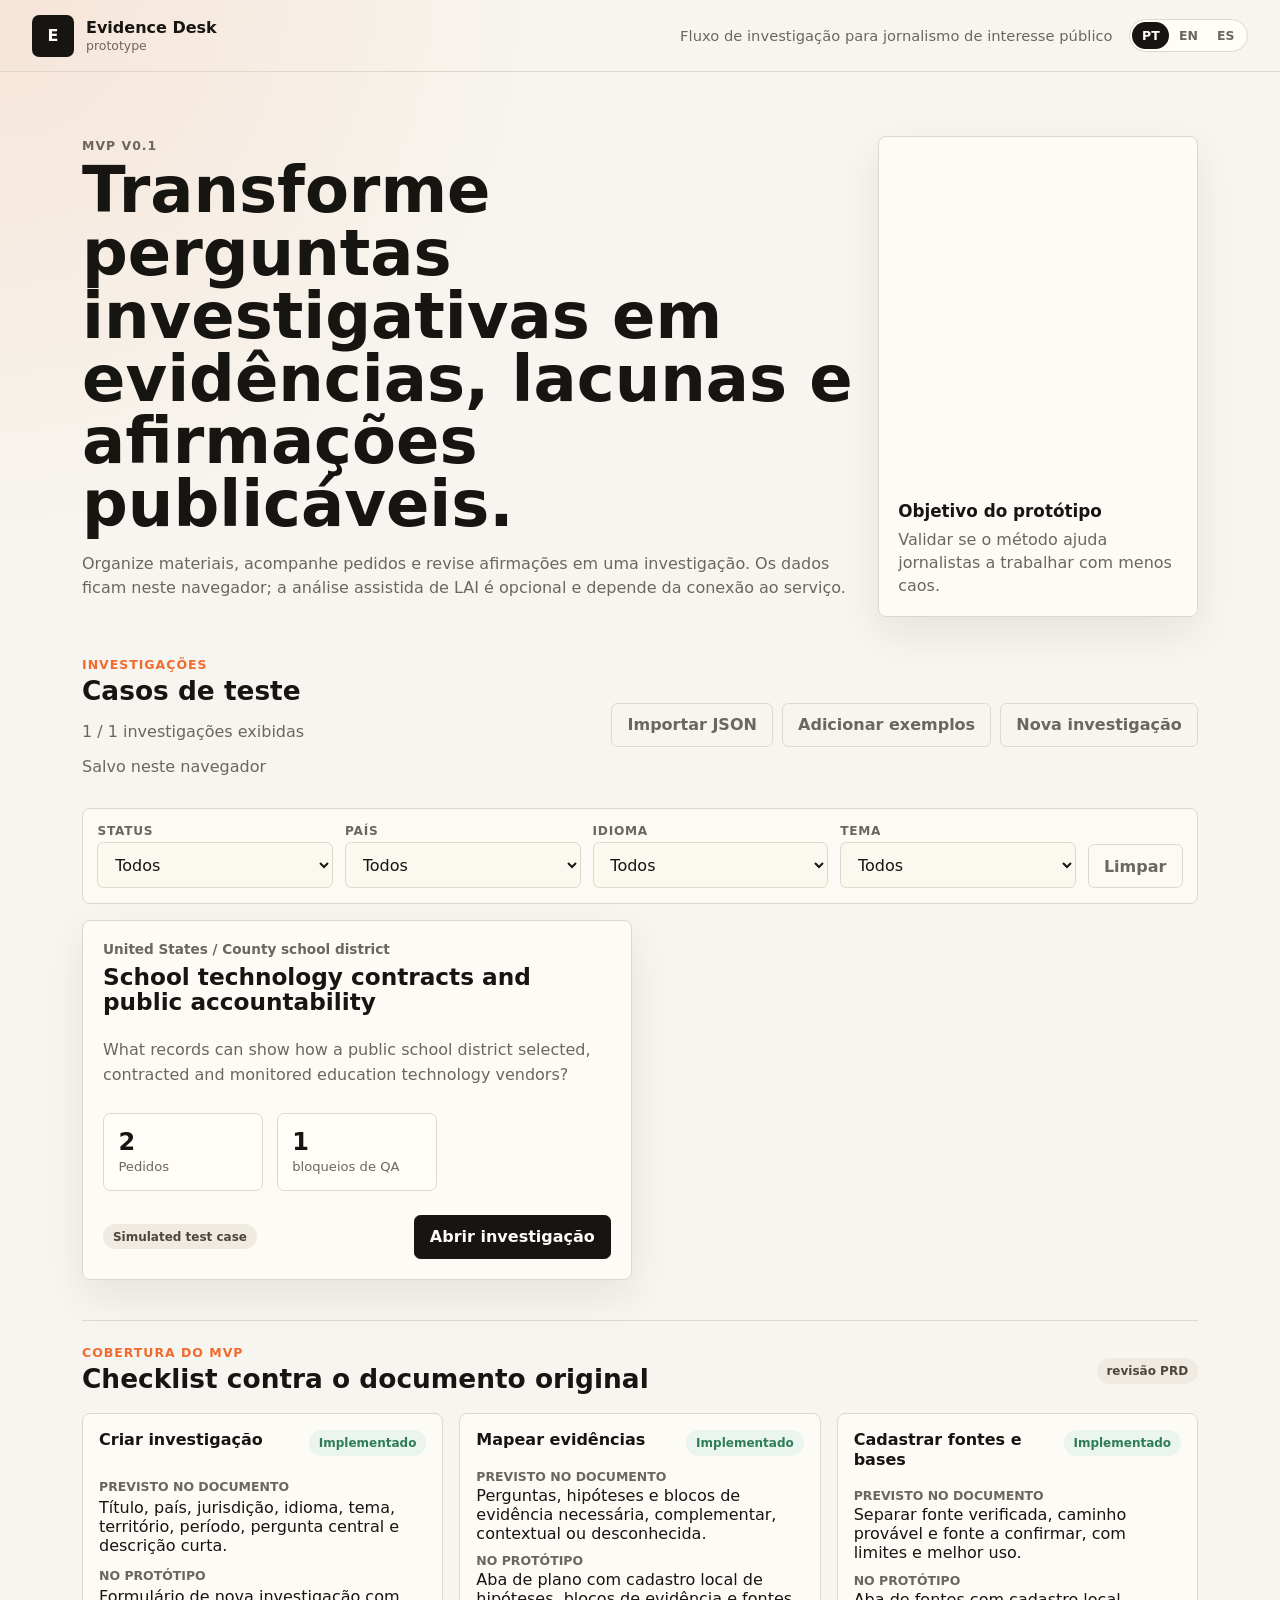
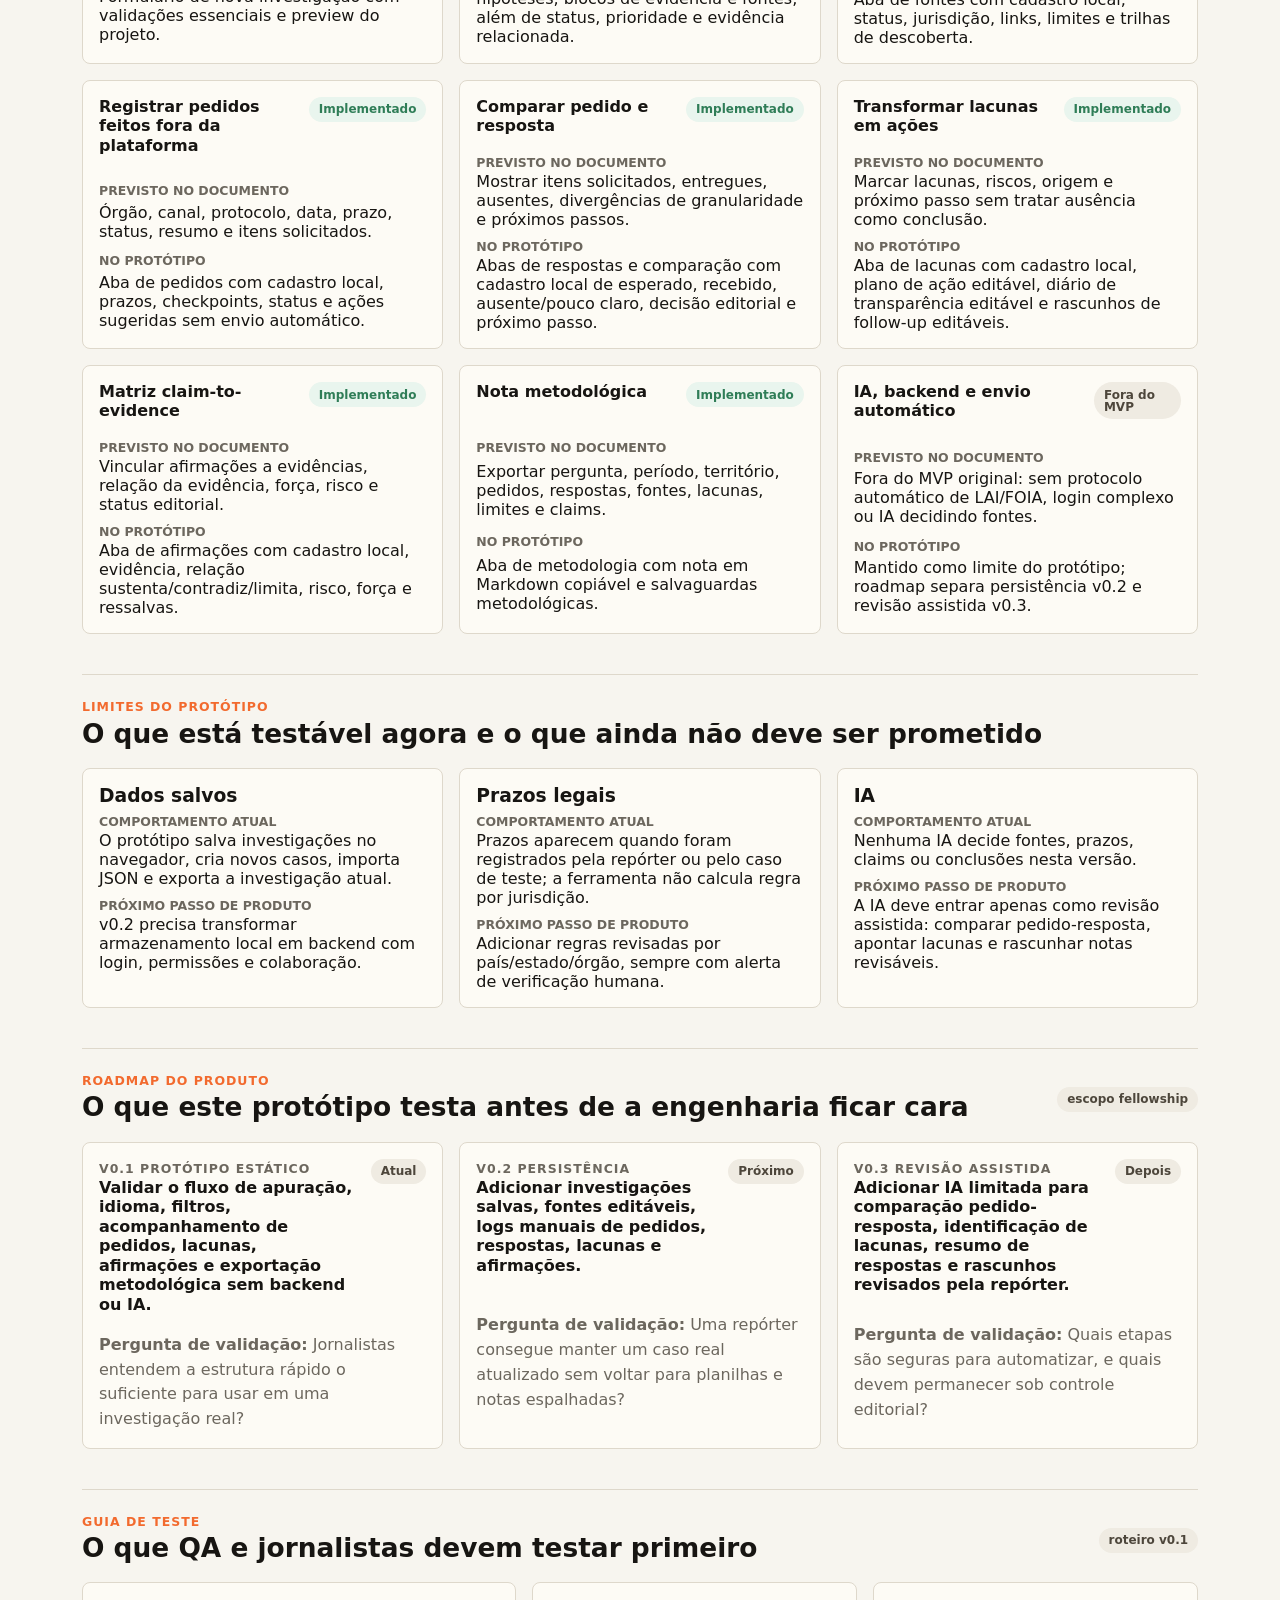
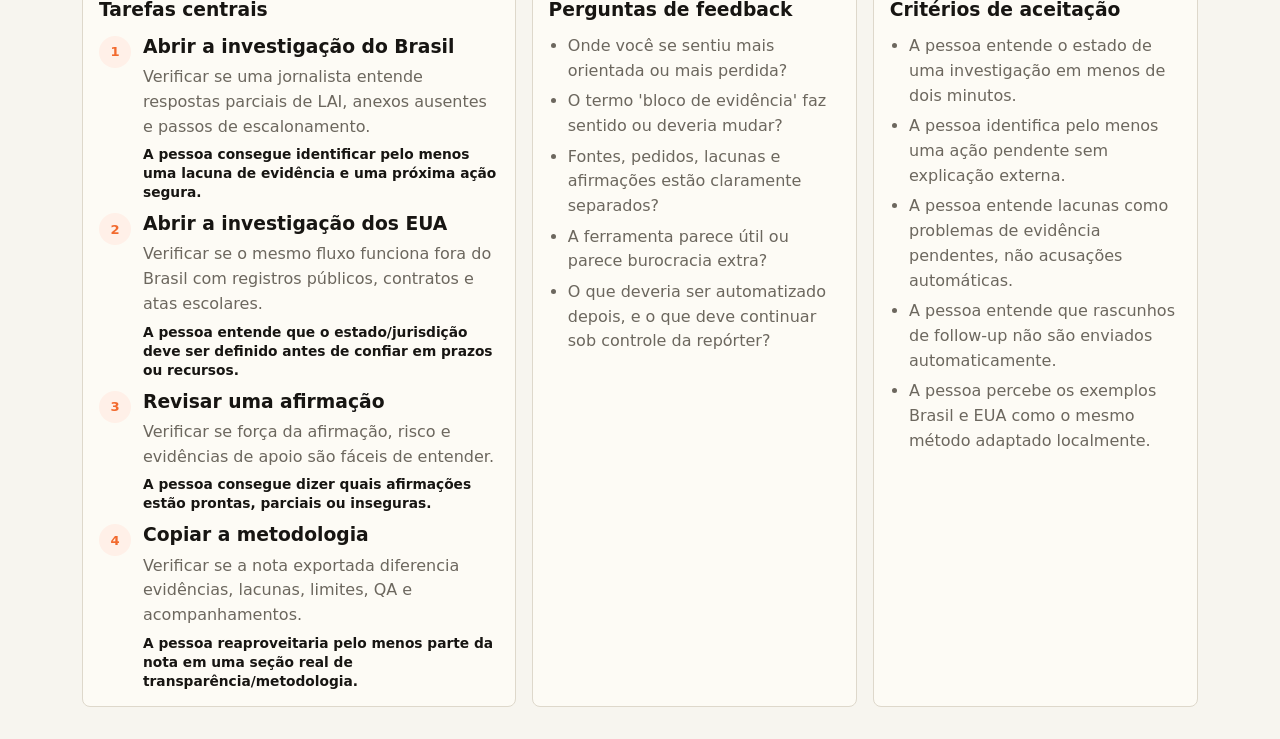
<file: index.html>
<!doctype html>
<html lang="pt-BR">
  <head>
    <meta charset="UTF-8" />
    <meta name="viewport" content="width=device-width, initial-scale=1.0" />
    <title>Evidence Desk Prototype</title>
    <link rel="stylesheet" href="./styles.css?v=20261017-lai-viewer1" />
  </head>
  <body>
    <div id="app"></div>
    <script type="module" src="./app.js?v=20261017-lai-viewer1"></script>
  </body>
</html>
</file>
<file: styles.css>
:root {
  --bg: #f7f5ef;
  --paper: #fffdf7;
  --ink: #171512;
  --muted: #6c675e;
  --line: #ded8cb;
  --orange: #f26a2e;
  --orange-soft: #fff0e8;
  --green: #2f7d57;
  --green-soft: #e9f5ee;
  --yellow: #9a6500;
  --yellow-soft: #fff4d8;
  --red: #aa3434;
  --red-soft: #ffe8e8;
  --shadow: 0 16px 40px rgba(23, 21, 18, 0.08);
  color: var(--ink);
  font-family:
    Inter, ui-sans-serif, system-ui, -apple-system, BlinkMacSystemFont, "Segoe UI", sans-serif;
}

* {
  box-sizing: border-box;
}

body {
  margin: 0;
  background:
    radial-gradient(circle at top left, rgba(242, 106, 46, 0.12), transparent 34rem),
    var(--bg);
}

button {
  font: inherit;
}

.topbar {
  align-items: center;
  border-bottom: 1px solid var(--line);
  display: flex;
  gap: 1rem;
  justify-content: space-between;
  min-height: 72px;
  padding: 0 2rem;
}

.brand {
  align-items: center;
  background: transparent;
  border: 0;
  color: var(--ink);
  cursor: pointer;
  display: flex;
  gap: 0.75rem;
  padding: 0;
  text-align: left;
}

.brand small {
  color: var(--muted);
  display: block;
  font-size: 0.78rem;
  margin-top: 0.1rem;
}

.brand-mark {
  align-items: center;
  background: var(--ink);
  border-radius: 0.45rem;
  color: var(--paper);
  display: grid;
  font-weight: 800;
  height: 42px;
  place-items: center;
  width: 42px;
}

.topbar-note {
  color: var(--muted);
  font-size: 0.92rem;
}

.topbar-actions {
  align-items: center;
  display: flex;
  gap: 1rem;
}

.locale-toggle {
  background: var(--paper);
  border: 1px solid var(--line);
  border-radius: 999px;
  display: inline-flex;
  padding: 0.18rem;
}

.locale-button {
  background: transparent;
  border: 0;
  border-radius: 999px;
  color: var(--muted);
  cursor: pointer;
  font-size: 0.78rem;
  font-weight: 850;
  padding: 0.35rem 0.6rem;
}

.locale-button.active {
  background: var(--ink);
  color: var(--paper);
}

.page {
  margin: 0 auto;
  max-width: 1180px;
  padding: 2rem;
}

.hero {
  align-items: stretch;
  display: grid;
  gap: 1.5rem;
  grid-template-columns: minmax(0, 1fr) 320px;
  margin: 2rem 0 2.5rem;
}

.hero h1 {
  font-size: clamp(2.4rem, 5vw, 5rem);
  letter-spacing: 0;
  line-height: 0.98;
  margin: 0.25rem 0 1rem;
  max-width: 890px;
}

.hero p,
.content-header p,
.panel p,
.row-card p,
.investigation-card p {
  color: var(--muted);
  line-height: 1.55;
}

.hero-panel,
.panel,
.investigation-card,
.project-card {
  background: rgba(255, 253, 247, 0.82);
  border: 1px solid var(--line);
  border-radius: 0.5rem;
  box-shadow: var(--shadow);
}

.hero-panel {
  display: flex;
  flex-direction: column;
  justify-content: end;
  padding: 1.2rem;
}

.hero-panel strong {
  font-size: 1.05rem;
  margin-bottom: 0.4rem;
}

.hero-panel span {
  color: var(--muted);
  line-height: 1.45;
}

.eyebrow {
  color: var(--orange);
  font-size: 0.78rem;
  font-weight: 800;
  letter-spacing: 0.08em;
  margin: 0;
  text-transform: uppercase;
}

.section-header,
.card-footer,
.content-header {
  align-items: center;
  display: flex;
  gap: 1rem;
  justify-content: space-between;
}

.section-header h2,
.content-header h2 {
  font-size: 1.65rem;
  letter-spacing: 0;
  margin: 0.2rem 0;
}

.cards-grid {
  display: grid;
  gap: 1rem;
  grid-template-columns: repeat(2, minmax(0, 1fr));
}

.investigation-card {
  display: flex;
  flex-direction: column;
  min-height: 360px;
  padding: 1.25rem;
}

.investigation-card h2 {
  font-size: 1.45rem;
  letter-spacing: 0;
  line-height: 1.1;
  margin: 0.45rem 0;
}

.tester-guide {
  border-top: 1px solid var(--line);
  margin-top: 2.5rem;
  padding-top: 1.5rem;
}

.workflow-map {
  background: rgba(255, 253, 247, 0.82);
  border: 1px solid var(--line);
  border-radius: 0.5rem;
  box-shadow: var(--shadow);
  margin: 1.35rem 0;
  padding: 1rem;
}

.workflow-map h3 {
  margin: 0.2rem 0 0;
}

.executive-summary {
  display: grid;
  gap: 0.75rem;
  grid-template-columns: repeat(4, minmax(0, 1fr));
  margin: 1.2rem 0;
}

.investigation-compass {
  align-items: stretch;
  background:
    linear-gradient(135deg, rgba(241, 103, 34, 0.08), transparent 38%),
    rgba(255, 253, 247, 0.88);
  border: 1px solid var(--line);
  border-radius: 0.5rem;
  box-shadow: var(--shadow);
  display: grid;
  gap: 1rem;
  grid-template-columns: minmax(220px, 0.72fr) minmax(0, 1.6fr);
  margin: 1.2rem 0 1.35rem;
  padding: 1rem;
}

.compass-core {
  align-content: center;
  border: 1px solid var(--line);
  border-radius: 0.5rem;
  display: grid;
  min-height: 232px;
  padding: 1rem;
}

.compass-core h3 {
  font-size: 1.35rem;
  line-height: 1.18;
  margin: 0.35rem 0 0.8rem;
}

.compass-core span {
  align-self: end;
  color: var(--muted);
  line-height: 1.45;
}

.compass-orbit {
  display: grid;
  gap: 0.75rem;
  grid-template-columns: repeat(2, minmax(0, 1fr));
}

.compass-card {
  background: var(--paper);
  border: 1px solid var(--line);
  border-left: 4px solid #cfc7b8;
  border-radius: 0.5rem;
  color: inherit;
  cursor: pointer;
  display: grid;
  font: inherit;
  gap: 0.45rem;
  padding: 0.9rem;
  text-align: left;
  transition: border-color 0.15s ease, box-shadow 0.15s ease, transform 0.15s ease;
}

.compass-card.success {
  border-left-color: var(--green);
}

.compass-card.warning {
  border-left-color: var(--yellow);
}

.compass-card.danger {
  border-left-color: var(--red);
}

.compass-card:hover,
.compass-card:focus-visible {
  border-color: var(--ink);
  box-shadow: 0 10px 24px rgba(36, 28, 15, 0.08);
  outline: none;
  transform: translateY(-1px);
}

.compass-value {
  color: var(--orange);
  font-family: "Fraunces", Georgia, serif;
  font-size: 2rem;
  font-weight: 760;
  line-height: 1;
}

.compass-card strong {
  font-size: 1rem;
  line-height: 1.2;
}

.compass-card small {
  color: var(--muted);
  line-height: 1.45;
}

.compass-card em {
  color: var(--ink);
  font-size: 0.78rem;
  font-style: normal;
  font-weight: 800;
  letter-spacing: 0.05em;
  margin-top: 0.3rem;
  text-transform: uppercase;
}

.investigation-spine {
  border-top: 1px solid var(--line);
  display: grid;
  gap: 0;
  grid-column: 1 / -1;
  grid-template-columns: repeat(4, minmax(0, 1fr));
  margin-top: 0.15rem;
  padding-top: 1rem;
}

.spine-node {
  border-left: 1px solid var(--line);
  display: grid;
  gap: 0.35rem;
  min-height: 96px;
  padding: 0 0.9rem;
  position: relative;
}

.spine-node:first-child {
  border-left: 0;
  padding-left: 0;
}

.spine-node::before {
  background: #cfc7b8;
  border: 3px solid var(--paper);
  border-radius: 999px;
  box-shadow: 0 0 0 1px var(--line);
  content: "";
  height: 0.8rem;
  left: 0.9rem;
  position: absolute;
  top: -1.45rem;
  width: 0.8rem;
}

.spine-node:first-child::before {
  left: 0;
}

.spine-node.ready::before {
  background: var(--green);
}

.spine-node.alert::before {
  background: var(--red);
}

.spine-node.current::before {
  background: var(--orange);
}

.spine-node strong {
  font-size: 0.9rem;
  line-height: 1.2;
}

.spine-node span {
  color: var(--muted);
  font-size: 0.86rem;
  line-height: 1.45;
}

.data-audit-panel {
  background: var(--paper);
  border: 1px solid var(--line);
  border-left: 4px solid var(--green);
  border-radius: 0.5rem;
  box-shadow: var(--shadow);
  display: grid;
  gap: 1rem;
  margin: 1.2rem 0;
  padding: 1rem;
}

.data-audit-panel.warning {
  border-left-color: var(--yellow);
}

.data-audit-panel.danger {
  border-left-color: var(--red);
}

.data-audit-panel h3 {
  font-size: 1.1rem;
  line-height: 1.25;
  margin: 0.2rem 0 0;
}

.case-test-panel {
  background: var(--paper);
  border: 1px solid var(--line);
  border-left: 4px solid var(--yellow);
  border-radius: 0.5rem;
  box-shadow: var(--shadow);
  display: grid;
  gap: 1rem;
  margin: 1.2rem 0;
  padding: 1rem;
}

.case-test-panel.success {
  border-left-color: var(--green);
}

.case-test-panel h3 {
  font-size: 1.1rem;
  line-height: 1.25;
  margin: 0.2rem 0 0;
}

.case-test-grid {
  display: grid;
  gap: 0.65rem;
  grid-template-columns: repeat(5, minmax(0, 1fr));
}

.case-test-check {
  align-items: flex-start;
  background: rgba(247, 245, 239, 0.78);
  border: 1px solid var(--line);
  border-radius: 0.5rem;
  color: inherit;
  cursor: pointer;
  display: grid;
  font: inherit;
  gap: 0.55rem;
  min-width: 0;
  overflow-wrap: anywhere;
  padding: 0.85rem;
  text-align: left;
}

.case-test-check.success {
  background: var(--green-soft);
}

.case-test-check.warning {
  background: var(--yellow-soft);
}

.case-test-check:focus-visible,
.case-test-check:hover {
  border-color: var(--ink);
  outline: none;
}

.check-dot {
  align-items: center;
  background: var(--paper);
  border: 1px solid var(--line);
  border-radius: 999px;
  display: inline-flex;
  font-weight: 900;
  height: 1.6rem;
  justify-content: center;
  width: 1.6rem;
}

.audit-grid {
  display: grid;
  gap: 0.75rem;
  grid-template-columns: repeat(3, minmax(0, 1fr));
}

.audit-item {
  background: rgba(247, 245, 239, 0.78);
  border: 1px solid var(--line);
  border-radius: 0.5rem;
  display: grid;
  gap: 0.35rem;
  padding: 0.85rem;
}

.audit-item.warning {
  background: var(--yellow-soft);
}

.audit-item.danger {
  background: var(--red-soft);
}

.audit-item strong {
  font-family: "Fraunces", Georgia, serif;
  font-size: 1.45rem;
  line-height: 1;
}

.audit-item span {
  color: var(--muted);
  font-size: 0.88rem;
  line-height: 1.4;
}

.summary-tile {
  background: var(--paper);
  border: 1px solid var(--line);
  border-left: 4px solid #cfc7b8;
  border-radius: 0.45rem;
  min-height: 138px;
  padding: 0.9rem;
}

.summary-tile.success {
  border-left-color: var(--green);
}

.summary-tile.warning {
  border-left-color: var(--yellow);
}

.summary-tile.danger {
  border-left-color: var(--red);
}

.summary-tile span {
  color: var(--muted);
  display: block;
  font-size: 0.78rem;
  font-weight: 700;
  letter-spacing: 0.06em;
  text-transform: uppercase;
}

.summary-tile strong {
  display: block;
  font-size: 1.75rem;
  line-height: 1;
  margin: 0.75rem 0 0.55rem;
}

.summary-tile p {
  color: var(--muted);
  font-size: 0.9rem;
  margin: 0;
}

.request-command {
  background: rgba(255, 253, 247, 0.82);
  border: 1px solid var(--line);
  border-radius: 0.5rem;
  margin: 1rem 0 1.35rem;
  padding: 1rem;
}

.lai-assistant {
  background:
    linear-gradient(135deg, rgba(242, 106, 46, 0.08), transparent 42%),
    rgba(255, 253, 247, 0.86);
  border: 1px solid var(--line);
  border-left: 4px solid var(--orange);
  border-radius: 0.5rem;
  margin: 1rem 0 1.35rem;
  padding: 1rem;
}

.claim-dashboard {
  background: rgba(255, 253, 247, 0.82);
  border: 1px solid var(--line);
  border-radius: 0.5rem;
  margin: 1rem 0 1.35rem;
  padding: 1rem;
}

.request-command h3 {
  margin: 0.2rem 0 0;
}

.lai-assistant h3 {
  margin: 0.2rem 0 0;
}

.lai-assistant .section-header p:not(.eyebrow) {
  color: var(--muted);
  line-height: 1.5;
  margin: 0.35rem 0 0;
  max-width: 880px;
}

.claim-dashboard h3 {
  margin: 0.2rem 0 0;
}

.request-command-grid {
  display: grid;
  gap: 0.75rem;
  grid-template-columns: repeat(4, minmax(0, 1fr));
  margin-top: 0.95rem;
}

.lai-assistant-grid {
  align-items: start;
  display: grid;
  gap: 0.85rem;
  grid-template-columns: repeat(2, minmax(0, 1fr));
  margin-top: 1rem;
}

.lai-assistant-grid[data-focused="true"] {
  grid-template-columns: minmax(0, 1fr);
}

.lai-picker,
.lai-connection label {
  display: grid;
  gap: 0.5rem;
  margin-block: 1rem;
}

.lai-picker select,
.lai-connection input {
  width: 100%;
  min-width: 0;
}

.lai-review-card {
  align-content: start;
  background: var(--paper);
  border: 1px solid var(--line);
  border-left: 4px solid #cfc7b8;
  border-radius: 0.5rem;
  display: grid;
  gap: 0.75rem;
  min-width: 0;
  overflow-wrap: anywhere;
  padding: 0.9rem;
}

.lai-review-card.success {
  border-left-color: var(--green);
}

.lai-review-card.warning {
  border-left-color: var(--yellow);
}

.lai-review-card.danger {
  border-left-color: var(--red);
}

.claim-dashboard-grid {
  display: grid;
  gap: 0.75rem;
  grid-template-columns: repeat(4, minmax(0, 1fr));
  margin-top: 0.95rem;
}

.reporting-map {
  display: grid;
  gap: 1rem;
  margin: 1.25rem 0;
}

.reporting-path {
  align-items: stretch;
  display: grid;
  gap: 0.75rem;
  grid-template-columns: 42px minmax(0, 1fr) minmax(0, 0.85fr) minmax(0, 1fr);
}

.path-index {
  align-items: center;
  background: var(--ink);
  border-radius: 0.45rem;
  color: var(--paper);
  display: flex;
  font-family: "Fraunces", Georgia, serif;
  font-size: 1.15rem;
  font-weight: 760;
  justify-content: center;
  min-height: 100%;
}

.path-card {
  background: var(--paper);
  border: 1px solid var(--line);
  border-radius: 0.5rem;
  display: grid;
  gap: 0.55rem;
  min-width: 0;
  overflow-wrap: anywhere;
  padding: 0.95rem;
}

.path-card h3,
.path-card p {
  margin: 0;
}

.hypothesis-card {
  border-left: 4px solid var(--orange);
}

.source-path {
  background: rgba(255, 253, 247, 0.78);
}

.evidence-inventory {
  display: grid;
  gap: 0.75rem;
  grid-template-columns: repeat(3, minmax(0, 1fr));
  margin: 1rem 0 1.35rem;
}

.evidence-chip-card {
  background: var(--paper);
  border: 1px solid var(--line);
  border-radius: 0.5rem;
  display: grid;
  gap: 0.75rem;
  min-width: 0;
  overflow-wrap: anywhere;
  padding: 0.9rem;
}

.evidence-chip-card h3 {
  line-height: 1.22;
  margin: 0.2rem 0 0;
}

.request-board {
  display: grid;
  gap: 0.85rem;
  grid-template-columns: repeat(4, minmax(0, 1fr));
  margin: 1.25rem 0;
}

.request-lane {
  background: rgba(255, 253, 247, 0.78);
  border: 1px solid var(--line);
  border-top: 4px solid #cfc7b8;
  border-radius: 0.5rem;
  min-width: 0;
  padding: 0.85rem;
}

.request-lane.warning {
  border-top-color: var(--yellow);
}

.request-lane.success {
  border-top-color: var(--green);
}

.lane-header {
  align-items: center;
  display: flex;
  gap: 0.65rem;
  justify-content: space-between;
}

.lane-header h3 {
  font-size: 1rem;
  margin: 0;
}

.lane-stack {
  display: grid;
  gap: 0.65rem;
  margin-top: 0.8rem;
}

.lane-empty {
  font-size: 0.88rem;
  margin: 0;
}

.request-ticket {
  background: var(--paper);
  border: 1px solid var(--line);
  border-radius: 0.45rem;
  display: grid;
  gap: 0.55rem;
  min-width: 0;
  overflow-wrap: anywhere;
  padding: 0.8rem;
}

.request-ticket h4,
.request-ticket p {
  margin: 0;
}

.request-ticket h4 {
  font-size: 0.98rem;
  line-height: 1.2;
}

.mini-detail-list {
  display: grid;
  gap: 0.4rem;
  margin: 0;
}

.mini-detail-list div {
  display: grid;
  gap: 0.1rem;
}

.claim-decision-grid,
.claim-matrix-cards {
  display: grid;
  gap: 0.85rem;
  grid-template-columns: repeat(2, minmax(0, 1fr));
  margin: 1.25rem 0;
}

.claim-decision-card,
.claim-mini-card {
  background: var(--paper);
  border: 1px solid var(--line);
  border-left: 4px solid #cfc7b8;
  border-radius: 0.5rem;
  display: grid;
  gap: 0.85rem;
  min-width: 0;
  overflow-wrap: anywhere;
  padding: 1rem;
}

.claim-decision-card.success {
  border-left-color: var(--green);
}

.claim-decision-card.warning {
  border-left-color: var(--yellow);
}

.claim-decision-card.danger {
  border-left-color: var(--red);
}

.claim-decision-card h3,
.claim-mini-card h3 {
  line-height: 1.25;
  margin: 0.25rem 0 0;
}

.claim-mini-card p {
  margin: 0;
}

.compact-summary {
  min-height: 120px;
}

.compact-summary strong {
  font-size: 1.55rem;
}

.workflow-track {
  display: grid;
  gap: 0.75rem;
  grid-template-columns: repeat(4, minmax(0, 1fr));
  margin-top: 1rem;
}

.readiness-panel {
  background: rgba(255, 253, 247, 0.82);
  border: 1px solid var(--line);
  border-radius: 0.5rem;
  margin: 1rem 0 1.35rem;
  padding: 1rem;
}

.readiness-panel h3 {
  margin: 0.2rem 0 0;
}

.readiness-grid {
  display: grid;
  gap: 0.75rem;
  grid-template-columns: repeat(5, minmax(0, 1fr));
  margin-top: 0.95rem;
}

.readiness-card {
  background: var(--paper);
  border: 1px solid var(--line);
  border-top: 4px solid #cfc7b8;
  border-radius: 0.5rem;
  display: grid;
  gap: 0.85rem;
  min-height: 178px;
  padding: 0.85rem;
}

.readiness-card.success {
  border-top-color: var(--green);
}

.readiness-card.warning {
  border-top-color: var(--yellow);
}

.readiness-card.danger {
  border-top-color: var(--red);
}

.readiness-card h3 {
  font-size: 1rem;
  line-height: 1.2;
}

.readiness-card p {
  color: var(--muted);
  line-height: 1.45;
  margin: 0.55rem 0 0;
}

.readiness-card .button {
  align-self: end;
  justify-self: start;
}

.workflow-node {
  background: var(--paper);
  border: 1px solid var(--line);
  border-top: 4px solid #cfc7b8;
  border-radius: 0.5rem;
  color: inherit;
  cursor: pointer;
  display: grid;
  font: inherit;
  gap: 0.85rem;
  min-height: 220px;
  padding: 0.95rem;
  text-align: left;
  transition: border-color 0.15s ease, box-shadow 0.15s ease, transform 0.15s ease;
}

.workflow-node.success {
  border-top-color: var(--green);
}

.workflow-node.warning {
  border-top-color: var(--yellow);
}

.workflow-node.danger {
  border-top-color: var(--red);
}

.workflow-node:hover,
.workflow-node:focus-visible {
  border-color: var(--ink);
  box-shadow: 0 10px 24px rgba(36, 28, 15, 0.08);
  outline: none;
  transform: translateY(-1px);
}

.workflow-index {
  align-items: center;
  background: var(--ink);
  border-radius: 999px;
  color: var(--paper);
  display: inline-flex;
  font-size: 0.82rem;
  font-weight: 850;
  height: 2rem;
  justify-content: center;
  width: 2rem;
}

.workflow-content,
.workflow-count {
  display: grid;
  gap: 0.35rem;
}

.workflow-content strong {
  font-size: 1rem;
  line-height: 1.25;
}

.workflow-content small,
.workflow-count small {
  color: var(--muted);
  line-height: 1.45;
}

.workflow-count {
  align-self: end;
  border-top: 1px solid var(--line);
  padding-top: 0.75rem;
}

.workflow-count strong {
  font-size: 1.8rem;
  line-height: 1;
}

.tester-grid {
  display: grid;
  gap: 1rem;
  grid-template-columns: minmax(0, 1.2fr) minmax(0, 0.9fr) minmax(0, 0.9fr);
  margin-top: 1rem;
}

.test-task-list {
  display: grid;
  gap: 0.75rem;
  margin-top: 0.85rem;
}

.test-task {
  display: grid;
  gap: 0.75rem;
  grid-template-columns: auto minmax(0, 1fr);
}

.test-task span {
  align-items: center;
  background: var(--orange-soft);
  border-radius: 999px;
  color: var(--orange);
  display: inline-flex;
  font-size: 0.82rem;
  font-weight: 850;
  height: 2rem;
  justify-content: center;
  width: 2rem;
}

.test-task h3,
.test-task p {
  margin: 0 0 0.3rem;
}

.test-task strong {
  color: var(--ink);
  font-size: 0.86rem;
}

.card-kicker {
  color: var(--muted);
  font-size: 0.85rem;
  font-weight: 700;
}

.button {
  background: var(--ink);
  border: 1px solid var(--ink);
  border-radius: 0.4rem;
  color: var(--paper);
  cursor: pointer;
  font-weight: 750;
  padding: 0.72rem 0.95rem;
}

.button.secondary,
.button:disabled {
  background: transparent;
  border-color: var(--line);
  color: var(--muted);
  cursor: not-allowed;
}

.button.active-secondary {
  cursor: pointer;
}

.button.secondary.active-secondary:hover {
  background: var(--paper);
  color: var(--ink);
}

.create-header {
  align-items: flex-start;
  margin: 2rem 0 1.25rem;
}

.create-header h1 {
  font-size: clamp(2rem, 4vw, 3.8rem);
  letter-spacing: 0;
  line-height: 1;
  margin: 0.25rem 0 0.75rem;
  max-width: 820px;
}

.create-header p {
  max-width: 760px;
}

.create-grid {
  align-items: start;
  display: grid;
  gap: 1rem;
  grid-template-columns: minmax(0, 1.25fr) minmax(320px, 0.75fr);
}

.create-form {
  display: grid;
  gap: 1rem;
}

.form-grid {
  display: grid;
  gap: 0.9rem;
  grid-template-columns: repeat(2, minmax(0, 1fr));
}

.plan-form-grid {
  align-items: start;
  display: grid;
  gap: 1rem;
  grid-template-columns: repeat(3, minmax(0, 1fr));
  margin-bottom: 1.5rem;
}

.plan-add-form h3 {
  margin: 0;
}

.request-add-form {
  margin-bottom: 1.5rem;
}

.add-disclosure {
  background: #fffaf0;
  border: 1px solid var(--line);
  border-radius: 0.5rem;
  margin-bottom: 1.35rem;
  padding: 0.25rem;
}

.add-disclosure[open] {
  box-shadow: 0 14px 30px rgba(36, 28, 15, 0.06);
}

.add-disclosure summary {
  align-items: center;
  cursor: pointer;
  display: flex;
  gap: 1rem;
  justify-content: space-between;
  list-style: none;
  padding: 1rem;
}

.add-disclosure summary::-webkit-details-marker {
  display: none;
}

.add-disclosure summary strong {
  display: block;
  font-size: 1.15rem;
  margin-top: 0.2rem;
}

.add-disclosure summary::after {
  background: var(--ink);
  border-radius: 999px;
  color: var(--paper);
  content: "+";
  flex: 0 0 auto;
  font-weight: 850;
  height: 1.9rem;
  line-height: 1.9rem;
  text-align: center;
  width: 1.9rem;
}

.add-disclosure[open] summary::after {
  content: "-";
}

.disclosure-copy {
  color: var(--muted);
  line-height: 1.5;
  margin: 0 1rem 1rem;
  max-width: 760px;
}

.help-tip {
  display: inline-flex;
  margin-left: auto;
  position: relative;
}

.help-button {
  align-items: center;
  background: #fbf8ef;
  border: 1px solid var(--line);
  border-radius: 999px;
  color: var(--ink);
  cursor: help;
  display: inline-flex;
  font: inherit;
  font-size: 0.82rem;
  font-weight: 850;
  height: 1.9rem;
  justify-content: center;
  padding: 0;
  width: 1.9rem;
}

.help-popover {
  background: var(--ink);
  border-radius: 0.45rem;
  bottom: calc(100% + 0.5rem);
  color: var(--paper);
  font-size: 0.82rem;
  line-height: 1.45;
  max-width: 280px;
  opacity: 0;
  padding: 0.65rem 0.75rem;
  pointer-events: none;
  position: absolute;
  right: 0;
  transform: translateY(0.25rem);
  transition: opacity 0.15s ease, transform 0.15s ease;
  width: max-content;
  z-index: 20;
}

.help-tip:hover .help-popover,
.help-button:focus + .help-popover {
  opacity: 1;
  transform: translateY(0);
}

.compact-form-grid {
  grid-template-columns: repeat(2, minmax(0, 1fr));
}

label {
  display: grid;
  gap: 0.35rem;
}

label span {
  color: var(--ink);
  font-size: 0.86rem;
  font-weight: 800;
}

input,
select,
textarea {
  background: #fbf8ef;
  border: 1px solid var(--line);
  border-radius: 0.4rem;
  color: var(--ink);
  font: inherit;
  line-height: 1.45;
  padding: 0.72rem 0.8rem;
  width: 100%;
}

textarea {
  resize: vertical;
}

input:focus,
select:focus,
textarea:focus {
  border-color: var(--orange);
  box-shadow: 0 0 0 3px rgba(242, 106, 46, 0.14);
  outline: 0;
}

label small {
  color: var(--muted);
  line-height: 1.45;
}

.filter-bar {
  align-items: end;
  background: rgba(255, 253, 247, 0.62);
  border: 1px solid var(--line);
  border-radius: 0.5rem;
  display: grid;
  gap: 0.75rem;
  grid-template-columns: repeat(4, minmax(0, 1fr)) auto;
  margin: 1rem 0;
  padding: 0.9rem;
}

.filter-control {
  gap: 0.28rem;
}

.filter-control span {
  color: var(--muted);
  font-size: 0.76rem;
  letter-spacing: 0.06em;
  text-transform: uppercase;
}

.empty-state {
  background: var(--paper);
  border: 1px dashed var(--line);
  border-radius: 0.5rem;
  display: grid;
  gap: 0.55rem;
  justify-items: start;
  margin-top: 1rem;
  padding: 1.25rem;
}

.empty-state h3,
.empty-state p {
  margin: 0;
}

.empty-state p {
  color: var(--muted);
  line-height: 1.55;
}

.coverage-section,
.limits-section,
.roadmap-section {
  border-top: 1px solid var(--line);
  margin-top: 2.5rem;
  padding-top: 1.5rem;
}

.coverage-grid {
  display: grid;
  gap: 1rem;
  grid-template-columns: repeat(3, minmax(0, 1fr));
  margin-top: 1rem;
}

.coverage-card {
  display: grid;
  gap: 0.8rem;
}

.coverage-card h3 {
  font-size: 1rem;
  line-height: 1.28;
  margin: 0;
}

.roadmap-grid {
  display: grid;
  gap: 1rem;
  grid-template-columns: repeat(3, minmax(0, 1fr));
  margin-top: 1rem;
}

.limits-grid {
  display: grid;
  gap: 1rem;
  grid-template-columns: repeat(3, minmax(0, 1fr));
  margin-top: 1rem;
}

.limit-card h3 {
  margin: 0 0 0.8rem;
}

.roadmap-card {
  display: grid;
  gap: 0.75rem;
}

.roadmap-card h3 {
  font-size: 1rem;
  line-height: 1.28;
  margin: 0.25rem 0 0;
}

.roadmap-card p {
  margin: 0;
}

.form-actions {
  align-items: center;
  display: flex;
  flex-wrap: wrap;
  gap: 0.75rem;
}

.button-row {
  align-items: center;
  display: flex;
  flex-wrap: wrap;
  gap: 0.55rem;
  justify-content: flex-end;
}

.visually-hidden {
  height: 1px;
  left: -9999px;
  overflow: hidden;
  position: absolute;
  top: auto;
  width: 1px;
}

.preview-panel {
  display: grid;
  gap: 1rem;
  position: sticky;
  top: 1rem;
}

.preview-panel h2 {
  line-height: 1.1;
  margin: 0;
}

.preview-question {
  background: #fbf8ef;
  border: 1px solid var(--line);
  border-radius: 0.45rem;
  padding: 0.85rem;
}

.preview-question p {
  margin: 0.35rem 0 0;
}

.starter-stack {
  display: flex;
  flex-wrap: wrap;
  gap: 0.45rem;
}

.starter-stack h3 {
  flex-basis: 100%;
  margin: 0 0 0.15rem;
}

.error-box,
.success-box {
  border: 1px solid;
  border-radius: 0.5rem;
  margin-bottom: 1rem;
  padding: 0.9rem 1rem;
}

.error-box {
  background: var(--red-soft);
  border-color: rgba(170, 52, 52, 0.28);
  color: var(--red);
}

.success-box {
  background: var(--green-soft);
  border-color: rgba(47, 125, 87, 0.28);
  color: var(--green);
}

.error-box ul {
  margin: 0.5rem 0 0;
  padding-left: 1.2rem;
}

.workspace {
  display: grid;
  grid-template-columns: 320px minmax(0, 1fr);
  min-height: calc(100vh - 72px);
}

.sidebar {
  border-right: 1px solid var(--line);
  padding: 1rem;
}

.back-link {
  background: transparent;
  border: 0;
  color: var(--muted);
  cursor: pointer;
  font-weight: 700;
  margin-bottom: 1rem;
  padding: 0;
}

.project-card {
  box-shadow: none;
  padding: 1rem;
}

.project-card h1 {
  font-size: 1.25rem;
  line-height: 1.15;
  margin: 0.4rem 0 0.8rem;
}

.tab-guide {
  background: var(--paper);
  border: 1px solid var(--line);
  border-radius: 0.45rem;
  margin-top: 0.85rem;
  padding: 0.85rem;
}

.tab-guide p:last-child {
  color: var(--muted);
  font-size: 0.88rem;
  line-height: 1.48;
  margin: 0.35rem 0 0;
}

.mobile-tab-context {
  display: none;
}

.mobile-focus-card {
  display: none;
}

.desktop-test-rail {
  align-items: center;
  background: rgba(255, 253, 247, 0.9);
  border: 1px solid var(--line);
  border-left: 4px solid var(--orange);
  border-radius: 0.5rem;
  display: grid;
  gap: 0.85rem;
  grid-template-columns: minmax(220px, 1fr) auto;
  margin-bottom: 1rem;
  padding: 0.95rem;
}

.desktop-test-rail h2,
.desktop-test-rail p {
  margin: 0;
}

.desktop-test-rail h2 {
  font-size: 1.25rem;
  line-height: 1.15;
  margin-top: 0.2rem;
}

.desktop-test-rail p,
.desktop-test-rail small {
  color: var(--muted);
  line-height: 1.45;
}

.desktop-test-rail small {
  grid-column: 1 / -1;
}

.test-rail-meta,
.test-rail-actions {
  align-items: center;
  display: flex;
  flex-wrap: wrap;
  gap: 0.5rem;
  justify-content: flex-end;
}

.test-rail-actions {
  grid-column: 1 / -1;
}

.story-builder {
  background: var(--ink);
  border-radius: 0.55rem;
  color: var(--paper);
  display: grid;
  gap: 1rem;
  grid-template-columns: minmax(0, 0.85fr) minmax(0, 1.15fr);
  margin: 0 0 1.1rem;
  padding: 1rem;
}

.story-builder .eyebrow {
  color: var(--orange);
}

.story-builder-main {
  display: grid;
  gap: 0.8rem;
  min-width: 0;
}

.story-builder-main h2,
.story-builder-main p,
.story-stage-card h3 {
  margin: 0;
}

.story-builder-main p,
.story-builder dd,
.story-stage-card dd {
  color: rgba(255, 253, 247, 0.76);
}

.story-brief {
  display: grid;
  gap: 0.75rem;
  margin: 0;
}

.story-brief div,
.story-stage-card {
  background: rgba(255, 253, 247, 0.08);
  border: 1px solid rgba(255, 253, 247, 0.18);
  border-radius: 0.45rem;
  min-width: 0;
}

.story-brief div {
  padding: 0.8rem;
}

.story-brief dt,
.story-stage-card dt {
  color: rgba(255, 253, 247, 0.62);
  font-size: 0.72rem;
  font-weight: 850;
  letter-spacing: 0.06em;
  text-transform: uppercase;
}

.story-brief dd {
  line-height: 1.46;
  margin: 0.25rem 0 0;
}

.story-stage-list {
  display: grid;
  gap: 0.75rem;
  min-width: 0;
}

.story-stage-card {
  align-items: start;
  display: grid;
  gap: 0.75rem;
  grid-template-columns: 36px minmax(0, 1fr);
  padding: 0.85rem;
}

.story-stage-card.warning {
  border-color: rgba(154, 101, 0, 0.75);
}

.story-stage-card.danger {
  border-color: rgba(170, 52, 52, 0.85);
}

.story-stage-card.success {
  border-color: rgba(47, 125, 87, 0.85);
}

.story-stage-card h3 {
  font-size: 1rem;
  line-height: 1.22;
  margin: 0.2rem 0 0.45rem;
}

.story-stage-index {
  align-items: center;
  background: var(--paper);
  border-radius: 999px;
  color: var(--ink);
  display: flex;
  font-weight: 850;
  height: 32px;
  justify-content: center;
  width: 32px;
}

.story-stage-card .mini-detail-list {
  margin-top: 0.65rem;
}

.story-publication-package,
.story-outline,
.story-claims-deck,
.publication-blockers,
.story-methodology-bridge {
  margin-bottom: 1rem;
}

.story-package-grid,
.story-outline-grid,
.story-claim-grid,
.publication-blocker-list {
  display: grid;
  gap: 0.85rem;
}

.story-package-grid {
  grid-template-columns: repeat(4, minmax(0, 1fr));
}

.story-outline-grid,
.story-claim-grid {
  grid-template-columns: repeat(2, minmax(0, 1fr));
}

.story-outline-card,
.story-claim-card,
.publication-blocker {
  background: var(--paper);
  border: 1px solid var(--line);
  border-radius: 0.5rem;
  min-width: 0;
  padding: 0.9rem;
}

.story-outline-card {
  align-items: start;
  display: grid;
  gap: 0.75rem;
  grid-template-columns: 36px minmax(0, 1fr);
}

.story-outline-card.warning,
.story-claim-card.warning,
.publication-blocker.warning {
  border-color: rgba(154, 101, 0, 0.48);
}

.story-outline-card.danger,
.story-claim-card.danger,
.publication-blocker.danger {
  border-color: rgba(170, 52, 52, 0.52);
}

.story-outline-card.success,
.story-claim-card.success,
.publication-blocker.success {
  border-color: rgba(47, 125, 87, 0.52);
}

.story-outline-card h4,
.story-claim-card h4 {
  font-size: 1rem;
  line-height: 1.25;
  margin: 0.25rem 0 0.45rem;
}

.story-outline-card p,
.story-outline-card small,
.story-claim-card dd,
.publication-blocker small {
  color: var(--muted);
  line-height: 1.45;
}

.story-outline-card small {
  display: block;
}

.story-claim-card {
  display: grid;
  gap: 0.65rem;
}

.publication-blocker {
  color: var(--ink);
  cursor: pointer;
  display: grid;
  gap: 0.45rem;
  text-align: left;
}

.publication-blocker:hover {
  border-color: var(--ink);
  transform: translateY(-1px);
}

.story-methodology-bridge {
  align-items: center;
  display: flex;
  gap: 1rem;
  justify-content: space-between;
}

.story-methodology-bridge h3 {
  margin: 0.2rem 0 0;
}

.tabs {
  display: grid;
  gap: 0.85rem;
  margin-top: 1rem;
}

.tab-group {
  display: grid;
  gap: 0.35rem;
}

.tab-group p {
  color: var(--muted);
  font-size: 0.72rem;
  font-weight: 850;
  letter-spacing: 0.08em;
  margin: 0 0 0.1rem;
  text-transform: uppercase;
}

.tab {
  background: transparent;
  border: 1px solid transparent;
  border-radius: 0.4rem;
  color: var(--muted);
  cursor: pointer;
  font-weight: 720;
  padding: 0.7rem 0.8rem;
  text-align: left;
}

.tab.active,
.tab:hover {
  background: var(--paper);
  border-color: var(--line);
  color: var(--ink);
}

.content {
  padding: 2rem;
}

.metrics-grid {
  display: grid;
  gap: 0.85rem;
  grid-template-columns: repeat(auto-fit, minmax(140px, 1fr));
  margin: 1.5rem 0;
}

.metrics-grid.compact {
  grid-template-columns: repeat(3, minmax(0, 1fr));
  margin-top: auto;
}

.metrics-grid div {
  background: var(--paper);
  border: 1px solid var(--line);
  border-radius: 0.45rem;
  padding: 0.9rem;
}

.metrics-grid strong {
  display: block;
  font-size: 1.5rem;
}

.metrics-grid span {
  color: var(--muted);
  font-size: 0.82rem;
}

.two-column {
  display: grid;
  gap: 1rem;
  grid-template-columns: minmax(0, 1.25fr) minmax(0, 0.75fr);
}

.question-map {
  margin-top: 1.25rem;
}

.quick-actions {
  align-items: center;
  display: grid;
  gap: 1rem;
  grid-template-columns: minmax(0, 0.85fr) minmax(0, 1.15fr);
  margin: 1.25rem 0;
}

.quick-actions h3 {
  margin: 0.25rem 0 0;
}

.quick-action-row {
  display: flex;
  flex-wrap: wrap;
  gap: 0.55rem;
  justify-content: flex-end;
}

.panel {
  box-shadow: none;
  padding: 1rem;
}

.panel h3,
.row-card h3 {
  line-height: 1.22;
  margin: 0 0 0.4rem;
}

.panel.accent {
  background: var(--orange-soft);
  border-color: rgba(242, 106, 46, 0.32);
}

.detail-list {
  display: grid;
  gap: 0.65rem;
  margin: 0;
}

.detail-list.grid {
  grid-template-columns: repeat(3, minmax(0, 1fr));
  margin: 0.85rem 0;
}

.detail-list div {
  display: grid;
  gap: 0.12rem;
}

dt {
  color: var(--muted);
  font-size: 0.78rem;
  font-weight: 800;
  text-transform: uppercase;
}

dd {
  margin: 0;
}

.stack {
  display: grid;
  gap: 0.85rem;
  margin-top: 1.25rem;
}

.queue-section {
  margin-top: 1.4rem;
}

.compact-header {
  margin-bottom: 0.65rem;
}

.compact-header h3 {
  margin: 0;
}

.compact-empty {
  margin-top: 0;
  padding: 0.9rem;
}

.comparison-grid {
  display: grid;
  gap: 1rem;
  margin-top: 1.25rem;
}

.qa-grid {
  display: grid;
  gap: 0.85rem;
  margin-top: 1.25rem;
}

.qa-card {
  display: grid;
  gap: 0.65rem;
}

.qa-card h3 {
  margin: 0;
}

.full-flow-test {
  display: grid;
  gap: 0.75rem;
  grid-template-columns: repeat(5, minmax(0, 1fr));
  margin: 1.25rem 0;
}

.test-step-card {
  background: var(--paper);
  border: 1px solid var(--line);
  border-radius: 0.5rem;
  color: inherit;
  cursor: pointer;
  display: grid;
  font: inherit;
  gap: 0.65rem;
  min-width: 0;
  overflow-wrap: anywhere;
  padding: 0.9rem;
  text-align: left;
}

.test-step-card:hover,
.test-step-card:focus-visible {
  border-color: var(--ink);
  outline: none;
}

.test-step-card strong {
  line-height: 1.2;
}

.test-step-card small {
  color: var(--muted);
  line-height: 1.45;
}

.qa-model-grid {
  display: grid;
  gap: 1rem;
  grid-template-columns: repeat(2, minmax(0, 1fr));
  margin-top: 1.25rem;
}

.definition-list {
  display: grid;
  gap: 0.85rem;
  margin-top: 0.75rem;
}

.definition-list div {
  border-bottom: 1px solid var(--line);
  padding-bottom: 0.75rem;
}

.definition-list div:last-child {
  border-bottom: 0;
  padding-bottom: 0;
}

.definition-list p,
.definition-list small {
  color: var(--muted);
  display: block;
  line-height: 1.5;
  margin: 0.25rem 0 0;
}

.law-card dd {
  line-height: 1.5;
}

.source-map {
  display: grid;
  gap: 0.85rem;
  grid-template-columns: repeat(3, minmax(0, 1fr));
  margin-top: 1.25rem;
}

.source-path-card {
  display: grid;
  gap: 0.35rem;
}

.source-path-card h3,
.source-path-card p {
  margin: 0;
}

.language-card dd {
  line-height: 1.5;
}

.pill-row {
  display: flex;
  flex-wrap: wrap;
  gap: 0.35rem;
}

.language-grid {
  display: grid;
  gap: 1rem;
  grid-template-columns: minmax(0, 0.85fr) minmax(0, 1.15fr);
  margin-top: 1.25rem;
}

.glossary-list {
  display: grid;
  gap: 0.8rem;
}

.glossary-list div {
  border-bottom: 1px solid var(--line);
  padding-bottom: 0.75rem;
}

.glossary-list div:last-child {
  border-bottom: 0;
  padding-bottom: 0;
}

.glossary-list p {
  margin: 0.25rem 0 0;
}

.draft-grid {
  display: grid;
  gap: 1rem;
  margin-top: 1.25rem;
}

.draft-card {
  display: grid;
  gap: 0.85rem;
}

.action-grid {
  display: grid;
  gap: 1rem;
  margin-top: 1.25rem;
}

.action-card {
  display: grid;
  gap: 0.85rem;
}

.action-card h3 {
  line-height: 1.28;
  margin: 0.25rem 0 0;
}

.draft-text {
  background: #fbf8ef;
  border: 1px solid var(--line);
  border-radius: 0.45rem;
  color: var(--ink);
  font-family: inherit;
  line-height: 1.55;
  margin: 0;
  overflow: auto;
  padding: 0.9rem;
  white-space: pre-wrap;
}

.freshness-panel {
  margin: 1.25rem 0;
}

.review-list {
  color: var(--muted);
  line-height: 1.55;
  margin: 0.75rem 0 0;
  padding-left: 1.2rem;
}

.review-list li + li {
  margin-top: 0.35rem;
}

.deadline-grid {
  display: grid;
  gap: 0.85rem;
  margin-top: 1.25rem;
}

.timeline-list {
  display: grid;
  gap: 0.85rem;
  margin-top: 1.25rem;
}

.timeline-card {
  border-left: 4px solid var(--orange);
  display: grid;
  gap: 0.75rem;
}

.timeline-card h3 {
  line-height: 1.3;
  margin: 0.25rem 0 0;
}

.safeguard-grid {
  display: grid;
  gap: 0.85rem;
  grid-template-columns: repeat(2, minmax(0, 1fr));
  margin-top: 1.25rem;
}

.safeguard-card {
  display: grid;
  gap: 0.45rem;
}

.safeguard-card h3,
.safeguard-card p {
  margin: 0;
}

.deadline-card {
  display: grid;
  gap: 0.85rem;
}

.process-header {
  border-top: 1px solid var(--line);
  margin-top: 2rem;
  padding-top: 1.5rem;
}

.process-steps {
  display: grid;
  gap: 0.85rem;
  margin-top: 1rem;
}

.process-step {
  align-items: flex-start;
  background: linear-gradient(180deg, #fffaf0 0%, var(--paper) 100%);
  border: 1px solid var(--line);
  border-left: 4px solid var(--orange);
  border-radius: 0.5rem;
  display: grid;
  gap: 0.8rem;
  grid-template-columns: auto minmax(0, 1fr);
  padding: 0.95rem;
  transition: border-color 0.15s ease, box-shadow 0.15s ease, transform 0.15s ease;
}

.clickable-step {
  color: inherit;
  cursor: pointer;
  font: inherit;
  text-align: left;
}

.clickable-step:hover,
.clickable-step:focus-visible {
  border-color: var(--ink);
  box-shadow: 0 10px 24px rgba(36, 28, 15, 0.08);
  outline: none;
  transform: translateY(-1px);
}

.compact-header {
  margin-bottom: 0.5rem;
}

.process-step span {
  align-items: center;
  background: var(--ink);
  border-radius: 999px;
  color: var(--paper);
  display: inline-flex;
  font-size: 0.82rem;
  font-weight: 850;
  height: 2rem;
  justify-content: center;
  width: 2rem;
}

.process-step h3,
.process-step p {
  margin: 0 0 0.35rem;
}

.process-step p {
  color: var(--muted);
  line-height: 1.5;
}

.process-step strong {
  color: var(--ink);
  font-size: 0.85rem;
}

.comparison-card {
  display: grid;
  gap: 1rem;
}

.comparison-lane {
  display: grid;
  gap: 0.75rem;
  grid-template-columns: repeat(3, minmax(0, 1fr));
}

.comparison-lane div {
  background: #fbf8ef;
  border: 1px solid var(--line);
  border-radius: 0.45rem;
  padding: 0.85rem;
}

.comparison-lane strong {
  display: block;
  font-size: 0.78rem;
  margin-bottom: 0.35rem;
  text-transform: uppercase;
}

.comparison-lane p {
  margin: 0;
}

.row-card {
  align-items: center;
  background: var(--paper);
  border: 1px solid var(--line);
  border-radius: 0.5rem;
  display: flex;
  gap: 1rem;
  justify-content: space-between;
  padding: 1rem;
}

.pill-column {
  align-items: end;
  display: grid;
  gap: 0.35rem;
  min-width: max-content;
}

.pill {
  border-radius: 999px;
  display: inline-flex;
  font-size: 0.75rem;
  font-weight: 850;
  line-height: 1;
  max-width: 100%;
  padding: 0.42rem 0.62rem;
  white-space: normal;
  width: fit-content;
}

.pill.neutral {
  background: #efebe2;
  color: #4d463b;
}

.pill.success {
  background: var(--green-soft);
  color: var(--green);
}

.pill.warning {
  background: var(--yellow-soft);
  color: var(--yellow);
}

.pill.danger {
  background: var(--red-soft);
  color: var(--red);
}

.table-wrap {
  background: var(--paper);
  border: 1px solid var(--line);
  border-radius: 0.5rem;
  margin-top: 1.25rem;
  overflow: auto;
}

table {
  border-collapse: collapse;
  min-width: 760px;
  width: 100%;
}

th,
td {
  border-bottom: 1px solid var(--line);
  padding: 0.9rem;
  text-align: left;
  vertical-align: top;
}

th {
  color: var(--muted);
  font-size: 0.78rem;
  text-transform: uppercase;
}

tr:last-child td {
  border-bottom: 0;
}

.muted {
  color: var(--muted);
}

.source-card .top,
.card-footer.top {
  align-items: flex-start;
}

.methodology {
  background: #171512;
  border-radius: 0.5rem;
  color: #fffdf7;
  line-height: 1.55;
  margin-top: 1.25rem;
  overflow: auto;
  padding: 1rem;
  white-space: pre-wrap;
}

@media (max-width: 900px) {
  .topbar {
    align-items: flex-start;
    flex-direction: column;
    gap: 0.75rem;
    min-height: auto;
    padding: 0.85rem 1rem;
  }

  .topbar-actions {
    align-items: center;
    flex-direction: row;
    gap: 0.65rem;
    justify-content: space-between;
    width: 100%;
  }

  .topbar-note {
    font-size: 0.84rem;
    line-height: 1.35;
  }

  .brand-mark {
    height: 36px;
    width: 36px;
  }

  .brand small {
    font-size: 0.72rem;
  }

  .hero,
  .cards-grid,
  .tester-grid,
  .roadmap-grid,
  .coverage-grid,
  .limits-grid,
  .filter-bar,
  .create-grid,
  .form-grid,
  .plan-form-grid,
  .workspace,
  .executive-summary,
  .investigation-compass,
  .request-command-grid,
  .lai-assistant-grid,
  .claim-dashboard-grid,
  .readiness-grid,
  .audit-grid,
  .case-test-grid,
  .reporting-path,
  .request-board,
  .claim-decision-grid,
  .claim-matrix-cards,
  .evidence-inventory,
  .workflow-track,
  .two-column,
  .language-grid,
  .comparison-lane,
  .quick-actions,
  .safeguard-grid,
  .qa-model-grid,
  .full-flow-test,
  .source-map {
    grid-template-columns: 1fr;
  }

  .hero {
    margin: 1rem 0 1.5rem;
  }

  .hero h1 {
    font-size: clamp(2rem, 12vw, 3.1rem);
    line-height: 1.02;
  }

  .investigation-card {
    min-height: auto;
  }

  .section-header,
  .content-header,
  .card-footer {
    align-items: flex-start;
    flex-direction: column;
  }

  .section-header h2,
  .content-header h2 {
    font-size: 1.4rem;
    line-height: 1.15;
  }

  .quick-action-row {
    justify-content: flex-start;
  }

  .add-disclosure summary {
    align-items: flex-start;
    gap: 0.75rem;
  }

  .help-popover {
    max-width: min(260px, 78vw);
    right: -2.2rem;
  }

  .help-tip {
    margin-left: 0;
  }

  .button-row {
    justify-content: flex-start;
  }

  .workspace {
    display: block;
  }

  .sidebar {
    background: rgba(247, 245, 239, 0.96);
    border-bottom: 1px solid var(--line);
    border-right: 0;
    padding: 0.85rem 1rem 0.7rem;
  }

  .back-link {
    margin-bottom: 0.65rem;
  }

  .project-card {
    padding: 0.85rem;
  }

  .project-card h1 {
    font-size: 1.05rem;
    margin-bottom: 0.65rem;
  }

  .tab-guide {
    display: none;
  }

  .mobile-tab-context {
    background: var(--paper);
    border: 1px solid var(--line);
    border-left: 4px solid var(--orange);
    border-radius: 0.5rem;
    display: grid;
    gap: 0.35rem;
    margin-bottom: 1rem;
    padding: 0.85rem;
  }

  .desktop-test-rail {
    display: none;
  }

  .mobile-focus-card {
    background: var(--ink);
    border-radius: 0.5rem;
    color: var(--paper);
    display: grid;
    gap: 0.75rem;
    margin: 0 0 1rem;
    padding: 0.9rem;
  }

  .mobile-focus-card h2 {
    font-size: 1.25rem;
    line-height: 1.12;
    margin: 0;
  }

  .mobile-focus-card .eyebrow {
    color: var(--orange);
  }

  .mobile-focus-list {
    display: grid;
    gap: 0.6rem;
    margin: 0;
  }

  .mobile-focus-list div {
    background: rgba(255, 253, 247, 0.08);
    border: 1px solid rgba(255, 253, 247, 0.16);
    border-radius: 0.42rem;
    padding: 0.7rem;
  }

  .mobile-focus-list dt {
    color: rgba(255, 253, 247, 0.62);
    font-size: 0.7rem;
    font-weight: 850;
    letter-spacing: 0.06em;
    text-transform: uppercase;
  }

  .mobile-focus-list dd {
    color: rgba(255, 253, 247, 0.82);
    line-height: 1.42;
    margin: 0.22rem 0 0;
  }

  .mobile-focus-actions {
    display: grid;
    gap: 0.5rem;
    grid-template-columns: 1fr;
  }

  .mobile-tab-context h2,
  .mobile-tab-context p {
    margin: 0;
  }

  .mobile-tab-context h2 {
    font-size: 1.15rem;
  }

  .mobile-tab-context p,
  .mobile-tab-context small {
    color: var(--muted);
    line-height: 1.42;
  }

  .tabs {
    display: flex;
    gap: 0.45rem;
    margin: 0.75rem -1rem 0;
    overflow-x: auto;
    padding: 0 1rem 0.2rem;
    scroll-snap-type: x mandatory;
  }

  .tab-group {
    align-items: stretch;
    display: flex;
    flex: 0 0 auto;
    gap: 0.45rem;
  }

  .tab-group p {
    display: none;
  }

  .tab {
    background: var(--paper);
    border-color: var(--line);
    flex: 0 0 auto;
    padding: 0.6rem 0.75rem;
    scroll-snap-align: start;
    white-space: nowrap;
  }

  .content,
  .page {
    padding: 1rem;
  }

  .preview-panel {
    position: static;
  }

  .metrics-grid {
    grid-template-columns: repeat(2, minmax(0, 1fr));
  }

  .metrics-grid.compact {
    grid-template-columns: repeat(3, minmax(0, 1fr));
  }

  .content > .metrics-grid,
  .content > .investigation-compass {
    display: none;
  }

  .summary-tile,
  .compass-core,
  .compact-summary {
    min-height: auto;
  }

  .compass-orbit {
    grid-template-columns: 1fr;
  }

  .story-builder {
    grid-template-columns: 1fr;
  }

  .story-package-grid,
  .story-outline-grid,
  .story-claim-grid {
    grid-template-columns: 1fr;
  }

  .story-methodology-bridge {
    align-items: stretch;
    flex-direction: column;
  }

  .compass-core h3 {
    font-size: 1.18rem;
  }

  .investigation-spine {
    gap: 0.6rem;
    grid-template-columns: 1fr;
  }

  .spine-node {
    border-left: 4px solid var(--line);
    min-height: auto;
    padding: 0 0 0 0.8rem;
  }

  .spine-node:first-child {
    border-left: 4px solid var(--orange);
    padding-left: 0.8rem;
  }

  .spine-node.ready {
    border-left-color: var(--green);
  }

  .spine-node.alert {
    border-left-color: var(--red);
  }

  .spine-node::before {
    display: none;
  }

  .path-index {
    min-height: 42px;
  }

  .summary-tile strong,
  .compact-summary strong {
    font-size: 1.35rem;
    margin: 0.55rem 0 0.45rem;
  }

  .workflow-node {
    min-height: auto;
  }

  .readiness-card {
    min-height: auto;
  }

  .row-card {
    align-items: flex-start;
    flex-direction: column;
  }

  .pill-column {
    align-items: flex-start;
    min-width: 0;
  }

  .detail-list.grid {
    grid-template-columns: 1fr;
  }

  .table-wrap {
    border-left: 0;
    border-radius: 0;
    border-right: 0;
    margin-left: -1rem;
    margin-right: -1rem;
    overflow-x: auto;
    -webkit-overflow-scrolling: touch;
  }

  th,
  td {
    padding: 0.78rem;
  }
}

@media (max-width: 560px) {
  .topbar-note {
    display: none;
  }

  .topbar-actions {
    justify-content: flex-start;
  }

  .page,
  .content {
    padding: 0.85rem;
  }

  .sidebar {
    padding-left: 0.85rem;
    padding-right: 0.85rem;
  }

  .tabs {
    margin-left: -0.85rem;
    margin-right: -0.85rem;
    padding-left: 0.85rem;
    padding-right: 0.85rem;
  }

  .filter-bar,
  .quick-actions,
  .request-command,
  .lai-assistant,
  .claim-dashboard,
  .data-audit-panel,
  .workflow-map,
  .panel,
  .add-disclosure {
    border-radius: 0.42rem;
  }

  .metrics-grid,
  .metrics-grid.compact {
    grid-template-columns: repeat(2, minmax(0, 1fr));
  }

  .story-builder {
    border-radius: 0.42rem;
    margin-left: -0.1rem;
    margin-right: -0.1rem;
    padding: 0.85rem;
  }

  .story-stage-card {
    grid-template-columns: 30px minmax(0, 1fr);
    padding: 0.75rem;
  }

  .story-stage-index {
    height: 28px;
    width: 28px;
  }

  .button,
  input,
  select,
  textarea {
    font-size: 0.95rem;
  }

  table {
    min-width: 680px;
  }
}
.lai-review-card label {
  display: grid;
  gap: 0.4rem;
  margin-block: 0.9rem;
}

.lai-review-card input,
.lai-review-card select,
.lai-review-card textarea {
  width: 100%;
  min-width: 0;
  box-sizing: border-box;
}

.lai-review-card input[type="checkbox"] {
  width: auto;
  justify-self: start;
}

.lai-deadline {
  border-block: 1px solid var(--line);
  margin-block: 1rem;
  padding-block: 0.75rem;
}

.lai-review-card {
  min-width: 0;
  overflow-wrap: anywhere;
}

.lai-analysis-item {
  margin-block: 1rem;
  padding: 0.8rem;
  border: 1px solid var(--border, #d8d8d8);
  border-radius: 0.5rem;
}

.lai-analysis-item blockquote {
  margin-inline: 0;
  padding-left: 0.8rem;
  border-left: 3px solid #999;
  white-space: pre-wrap;
}

button:disabled {
  cursor: not-allowed;
  opacity: 0.55;
}

@media (max-width: 560px) {
  .lai-picker select,
  .lai-review-card input,
  .lai-review-card select,
  .lai-review-card textarea,
  .lai-connection input {
    font-size: 16px;
  }

  .lai-connection .button {
    width: 100%;
    margin-block: 0.25rem;
  }
}

/* Investigation intelligence: compact and responsive, with the story as the entry point. */
.intelligence-overview { margin-block: 1.25rem; }
.intelligence-metrics { display:grid; grid-template-columns:repeat(4,minmax(0,1fr)); gap:.75rem; margin:1rem 0; }
.intelligence-metrics > div { padding:1rem; border:1px solid var(--border, #d6dbe2); border-radius:12px; display:flex; flex-direction:column; gap:.35rem; min-width:0; }
.intelligence-metrics strong { font-size:1.65rem; font-variant-numeric:tabular-nums; }
.intelligence-metrics span { font-size:.85rem; overflow-wrap:anywhere; }
.intelligence-columns { display:grid; grid-template-columns:repeat(2,minmax(0,1fr)); gap:1rem; }
.intelligence-columns > div { min-width:0; padding:1rem; background:var(--surface-secondary,rgba(120,130,145,.07)); border-radius:12px; }
.intelligence-columns li { margin-bottom:.65rem; overflow-wrap:anywhere; }
.intelligence-columns .button { margin-top:.75rem; }
@media(max-width:720px) { .intelligence-metrics { grid-template-columns:repeat(2,minmax(0,1fr)); } .intelligence-columns { grid-template-columns:1fr; } }

.intelligence-map {margin-block:1rem;}
.intelligence-map-grid {display:grid;grid-template-columns:repeat(3,minmax(0,1fr));gap:1rem;}
.intelligence-map-column {min-width:0;padding:.75rem;border:1px solid var(--border,#d6dbe2);border-radius:12px;}
.intelligence-map-column h3 {display:flex;justify-content:space-between;align-items:center;gap:.5rem;font-size:1rem;}
.intelligence-node {border-bottom:1px solid var(--border,#d6dbe2);padding:.6rem 0;overflow-wrap:anywhere;}
.intelligence-node summary {cursor:pointer;font-weight:600;}
.intelligence-node summary small {display:block;font-weight:400;opacity:.7;}
.intelligence-node ul {padding-inline-start:1.2rem;}
@media(max-width:1000px){.intelligence-map-grid{grid-template-columns:repeat(2,minmax(0,1fr));}}
@media(max-width:640px){.intelligence-map-grid{grid-template-columns:1fr;}}

/* Capture-first workspace: progressively reveal advanced analytical controls. */
.capture-first {display:grid;gap:1rem;margin-block:1rem;padding:clamp(1rem,3vw,1.75rem);}
.capture-first h2 {margin:.25rem 0;}
.capture-actions {display:flex;flex-wrap:wrap;gap:.65rem;align-items:center;}
.capture-actions .button {white-space:normal;text-align:center;}
.advanced-investigation {margin-block:1.25rem;}
.advanced-investigation > summary {cursor:pointer;list-style-position:inside;padding:1rem;border:1px solid var(--border,#d6dbe2);border-radius:12px;font-weight:600;}
.advanced-investigation[open] > summary {margin-bottom:1rem;}
@media(max-width:640px){.capture-actions {display:grid;grid-template-columns:1fr;}.capture-actions .button {width:100%;}.capture-first {padding:1rem;}}

.quick-note-form {display:grid;gap:.65rem;}
.quick-note-form label {font-weight:600;}
.quick-note-form textarea {width:100%;box-sizing:border-box;min-height:5rem;padding:.8rem;border-radius:10px;border:1px solid var(--border,#d6dbe2);font:inherit;background:var(--surface,#fff);color:inherit;}
.quick-note-actions {display:flex;align-items:center;flex-wrap:wrap;gap:.75rem;}
.quick-note-history > summary {cursor:pointer;font-weight:600;}
.quick-note-history ol {padding-inline-start:1.5rem;}
.quick-note-history li {padding-block:.5rem;overflow-wrap:anywhere;}
.quick-note-history li p {white-space:pre-wrap;margin:.3rem 0;}

.create-optional {grid-column:1/-1;border:1px solid var(--border,#d6dbe2);border-radius:12px;padding:.8rem;margin-block:.5rem;}
.create-optional > summary {cursor:pointer;font-weight:600;}
.create-optional[open] > summary {margin-bottom:1rem;}
.create-optional .form-grid {margin-top:.5rem;}

.storage-warning {position:sticky;top:0;z-index:9999;padding:.8rem 1rem;background:#fff3d6;color:#5d3900;border-bottom:2px solid #b7791f;font-weight:600;text-align:center;}

.file-checksum { overflow-wrap: anywhere; font-size: .85rem; }
.quick-note-actions input[type="file"] { max-width: 100%; }
.storage-warning .button-row { flex-wrap: wrap; }

.lai-item-checklist { margin-block: 1rem; }
.lai-item-checklist summary { font-weight: 600; cursor: pointer; }
.checklist-item { margin-block: .75rem; display: grid; gap: .65rem; min-width: 0; }
.checklist-item label { display: grid; gap: .35rem; }
.checklist-item h4 { overflow-wrap: anywhere; }
.checklist-item input, .checklist-item textarea, .checklist-item select { width: 100%; min-width: 0; }

.reverse-investigation { display: grid; gap: .8rem; }
.reverse-investigation label { display: grid; gap: .35rem; }
.requirement-card { border-top: 1px solid var(--border, #ddd); padding-block: .8rem; }
.requirement-card summary { cursor: pointer; overflow-wrap: anywhere; }
.requirement-card form { display: grid; gap: .7rem; padding-top: .7rem; }
.requirement-card fieldset label { display: block; }
.requirement-card input[type="checkbox"] { width: auto; }

.investigation-radar, .claim-suggestions { min-width: 0; }
.proposal-card { display: grid; gap: .7rem; border: 1px solid var(--border, #ddd); border-radius: .7rem; padding: 1rem; margin-block: .8rem; min-width: 0; }
.proposal-card h4, .proposal-card blockquote, .proposal-card p { overflow-wrap: anywhere; }
.proposal-card label { display: grid; gap: .4rem; }
.proposal-card textarea { width: 100%; min-width: 0; box-sizing: border-box; }
.proposal-card summary { cursor: pointer; padding-block: .4rem; }
.proposal-card blockquote { margin-inline: 0; padding-inline-start: .8rem; border-inline-start: 3px solid var(--border, #ddd); white-space: pre-wrap; }
.proposal-card [data-proposal-notice]:empty { display: none; }

.citation-maker { margin-block: .75rem; }
.citation-maker form { display: grid; gap: .65rem; padding-block: .65rem; }
.citation-maker label { display: grid; gap: .35rem; }
.citation-maker textarea { width: 100%; min-width: 0; box-sizing: border-box; white-space: pre-wrap; }
.citation-maker textarea[readonly] { background: color-mix(in srgb, var(--surface, #fff) 92%, var(--accent, #222)); cursor: text; }
.material-viewer-segment { display: grid; gap: .35rem; border: 1px solid var(--border, #ddd); border-radius: .55rem; padding: .65rem; }
.material-viewer-segment + .material-viewer-segment { margin-top: .5rem; }
.quick-note-history blockquote { margin-inline: 0; padding-inline-start: .8rem; border-inline-start: 3px solid var(--border, #ddd); white-space: pre-wrap; overflow-wrap: anywhere; }
.material-changes ol { display: grid; gap: .75rem; padding-inline-start: 1.25rem; }
.material-changes li { padding-inline-start: .3rem; }
.material-changes li strong { display: block; margin-block: .2rem; }
.lai-local-comparison { display: grid; gap: .6rem; margin-block: 1rem; padding: .85rem; border: 1px solid var(--border, #ddd); border-radius: .7rem; }
.lai-item-suggestion { display: grid; gap: .45rem; padding-block: .8rem; border-top: 1px solid var(--border, #ddd); }
.lai-item-suggestion blockquote { margin: 0; padding-inline-start: .8rem; border-inline-start: 3px solid var(--border, #ddd); white-space: pre-wrap; overflow-wrap: anywhere; }
</file>
